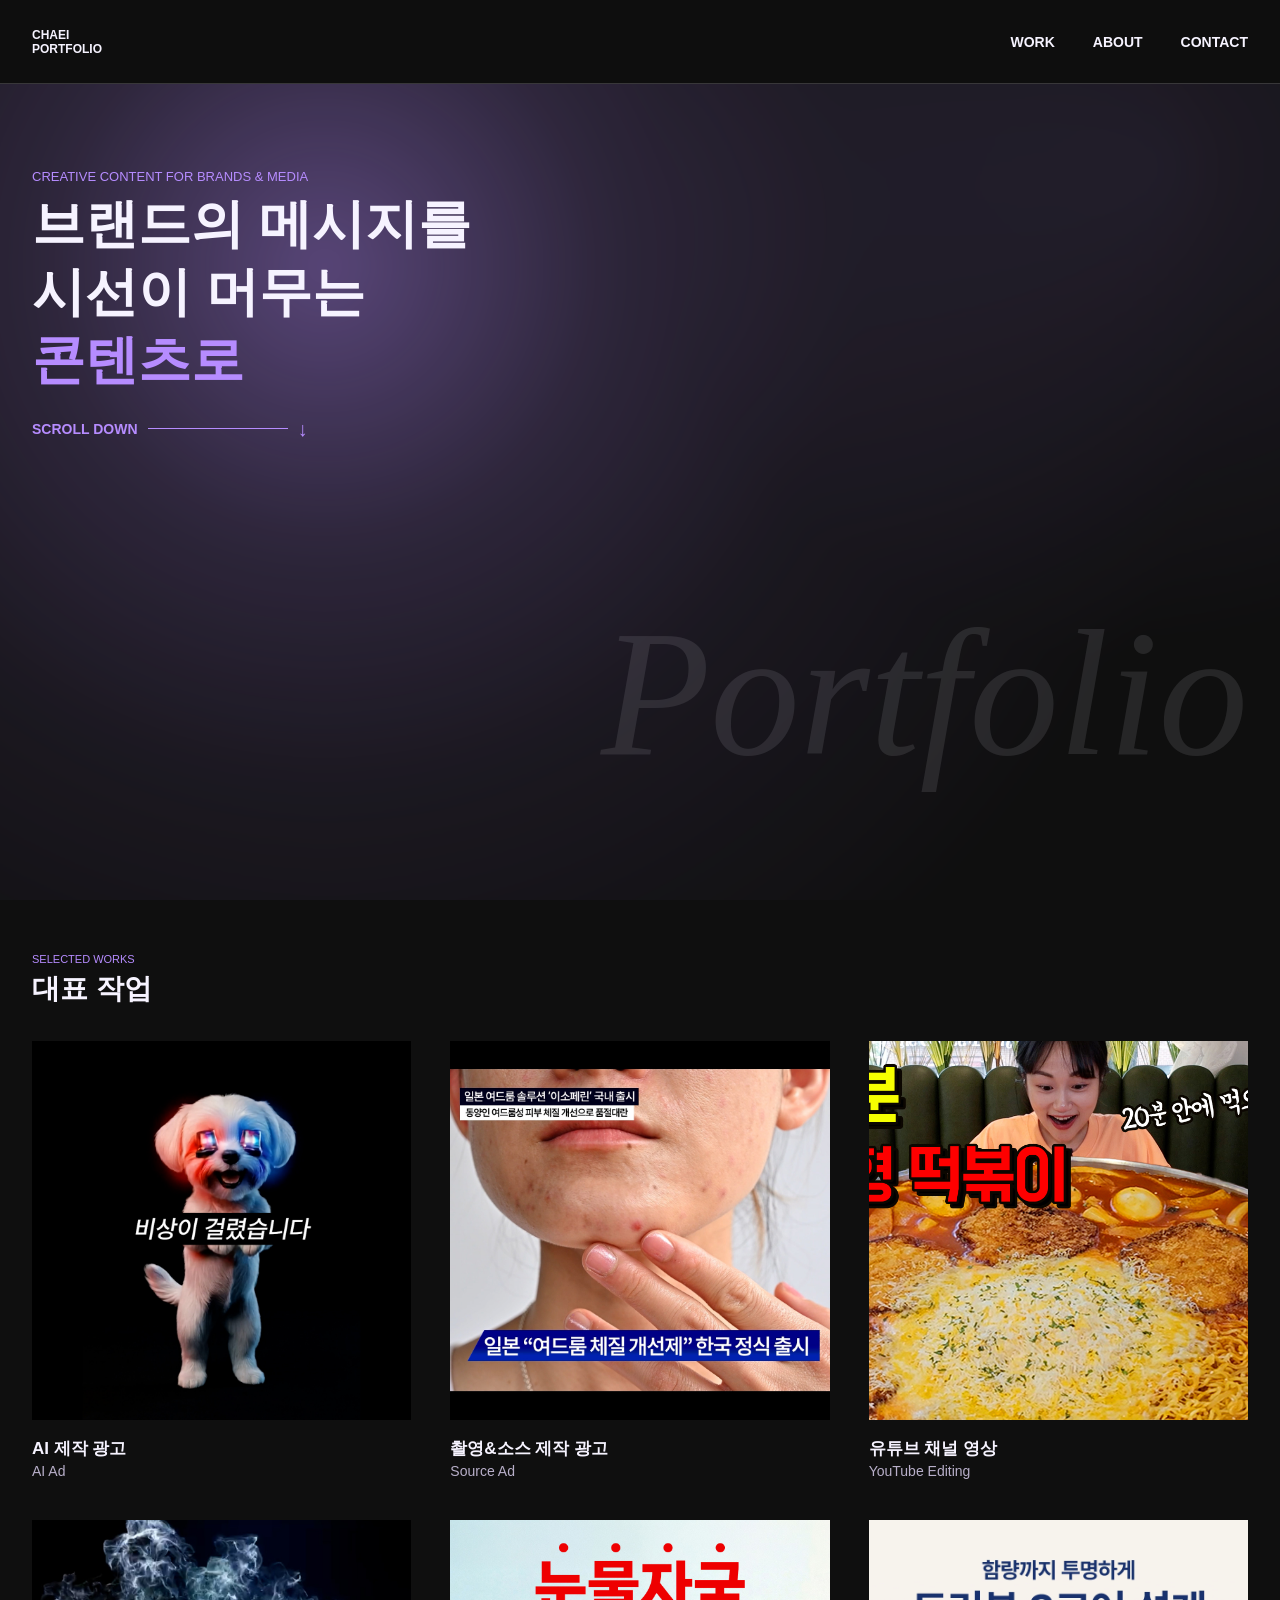
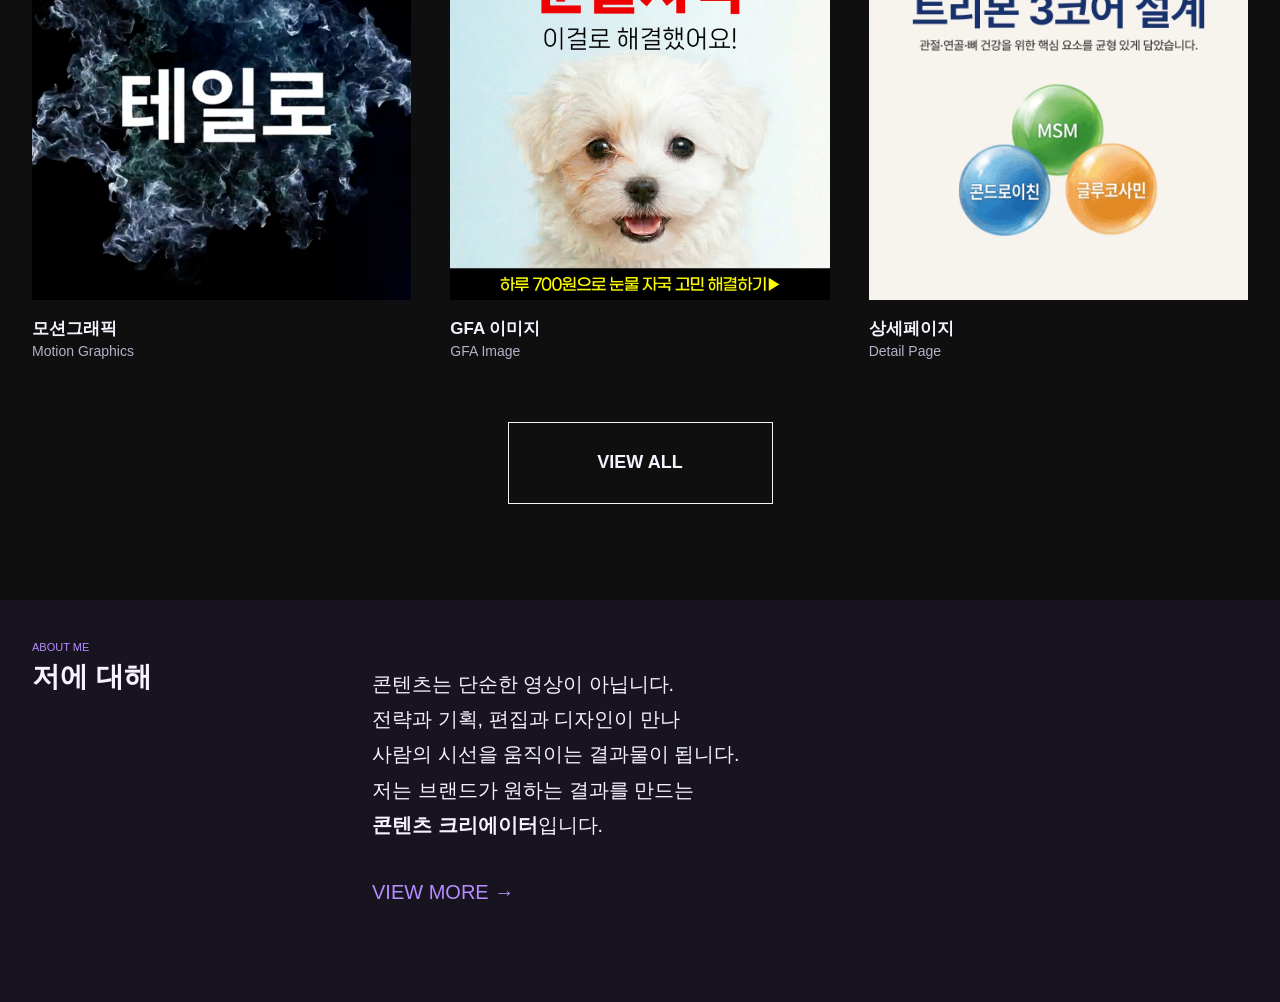
<file: index.html>
<!doctype html>
<html lang="ko">
  <head>
    <meta charset="UTF-8" />
    <meta name="viewport" content="width=device-width, initial-scale=1.0" />
    <meta name="description" content="김채이 포트폴리오" />
    <meta property="og:type" content="website" />
    <meta property="og:title" content="Chaei Portfolio" />
    <meta property="og:description" content="김채이 포트폴리오" />
    <meta property="og:url" content="https://95chae2.github.io/portfolio-site/" />
    <meta property="og:image" content="https://95chae2.github.io/portfolio-site/images/share-card-v4.png" />
    <meta property="og:image:url" content="https://95chae2.github.io/portfolio-site/images/share-card-v4.png" />
    <meta property="og:image:secure_url" content="https://95chae2.github.io/portfolio-site/images/share-card-v4.png" />
    <meta property="og:image:type" content="image/png" />
    <meta property="og:image:width" content="800" />
    <meta property="og:image:height" content="400" />
    <meta name="twitter:card" content="summary_large_image" />
    <meta name="twitter:title" content="Chaei Portfolio" />
    <meta name="twitter:description" content="김채이 포트폴리오" />
    <meta name="twitter:image" content="https://95chae2.github.io/portfolio-site/images/share-card-v4.png" />
    <title>Chaei Portfolio</title>
    <link rel="stylesheet" href="styles.css" />
    <script src="script.js" defer></script>
<script type="text/javascript">
    (function(c,l,a,r,i,t,y){
        c[a]=c[a]||function(){(c[a].q=c[a].q||[]).push(arguments)};
        t=l.createElement(r);t.async=1;t.src="https://www.clarity.ms/tag/"+i;
        y=l.getElementsByTagName(r)[0];y.parentNode.insertBefore(t,y);
    })(window, document, "clarity", "script", "xn4gxzs4u4");
</script>
  </head>
  <body>
    <header class="site-header">
      <a class="brand" href="index.html" aria-label="Chaei Portfolio home">CHAEI PORTFOLIO</a>
      <nav aria-label="Main navigation">
        <a href="work.html">WORK</a>
        <a href="about.html">ABOUT</a>
        <a href="contact.html">CONTACT</a>
      </nav>
    </header>

    <main id="top">
      <section class="hero" aria-labelledby="hero-title">
        <div class="hero-copy">
          <p>CREATIVE CONTENT FOR BRANDS &amp; MEDIA</p>
          <h1 id="hero-title">
            <span class="hero-line">브랜드의 메시지를</span>
            <span class="hero-line">시선이 머무는</span>
            <span class="hero-line hero-accent-line">콘텐츠로</span>
          </h1>
          <a class="scroll-cue" href="#work">
            <span>SCROLL DOWN</span>
            <i aria-hidden="true"></i>
            <b aria-hidden="true">↓</b>
          </a>
        </div>
        <span class="hero-rail-label" aria-hidden="true">CHAEI PORTFOLIO</span>
        <strong class="portfolio-wordmark" aria-hidden="true">Portfolio</strong>
      </section>

      <section class="selected-work" id="work" aria-labelledby="selected-title">
        <div class="section-heading">
          <p>SELECTED WORKS</p>
          <h2 id="selected-title">대표 작업</h2>
        </div>

        <div class="selected-grid">
          <a class="selected-card" href="work.html#viral-ai">
            <div class="work-art viral selected-media" aria-hidden="true">
              <img src="images/home-ai.jpg" alt="" />
            </div>
            <h3>AI 제작 광고</h3>
            <p>AI Ad</p>
          </a>
          <a class="selected-card" href="work.html#viral-source">
            <div class="work-art viral selected-media" aria-hidden="true">
              <img src="images/home-source.jpg" alt="" />
            </div>
            <h3>촬영&소스 제작 광고</h3>
            <p>Source Ad</p>
          </a>
          <a class="selected-card" href="work.html#youtube">
            <div class="work-art youtube selected-media" aria-hidden="true">
              <img src="images/youtube-01.jpg" alt="" />
            </div>
            <h3>유튜브 채널 영상</h3>
            <p>YouTube Editing</p>
          </a>
          <a class="selected-card" href="work.html#motion">
            <div class="work-art motion selected-media" aria-hidden="true">
              <img src="images/home-motion.jpg" alt="" />
            </div>
            <h3>모션그래픽</h3>
            <p>Motion Graphics</p>
          </a>
          <a class="selected-card" href="work.html#gfa">
            <div class="work-art gfa selected-media" aria-hidden="true">
              <img src="images/gfa-01.jpg" alt="" />
            </div>
            <h3>GFA 이미지</h3>
            <p>GFA Image</p>
          </a>
          <a class="selected-card" href="work.html#detail">
            <div class="work-art detail selected-media" aria-hidden="true">
              <img src="images/detail-page-02.gif" alt="" />
            </div>
            <h3>상세페이지</h3>
            <p>Detail Page</p>
          </a>
        </div>

        <a class="view-all" href="work.html">VIEW ALL</a>
      </section>

      <section class="about" id="about" aria-labelledby="about-title">
        <div class="about-inner">
          <div class="section-heading">
            <p>ABOUT ME</p>
            <h2 id="about-title">저에 대해</h2>
          </div>
          <div class="about-copy">
            <p>
              콘텐츠는 단순한 영상이 아닙니다.<br />
              전략과 기획, 편집과 디자인이 만나<br />
              사람의 시선을 움직이는 결과물이 됩니다.<br />
              저는 브랜드가 원하는 결과를 만드는<br />
              <span>콘텐츠 크리에이터</span>입니다.
            </p>
            <a href="about.html">VIEW MORE →</a>
          </div>
        </div>
      </section>

    </main>
  </body>
</html>
</file>
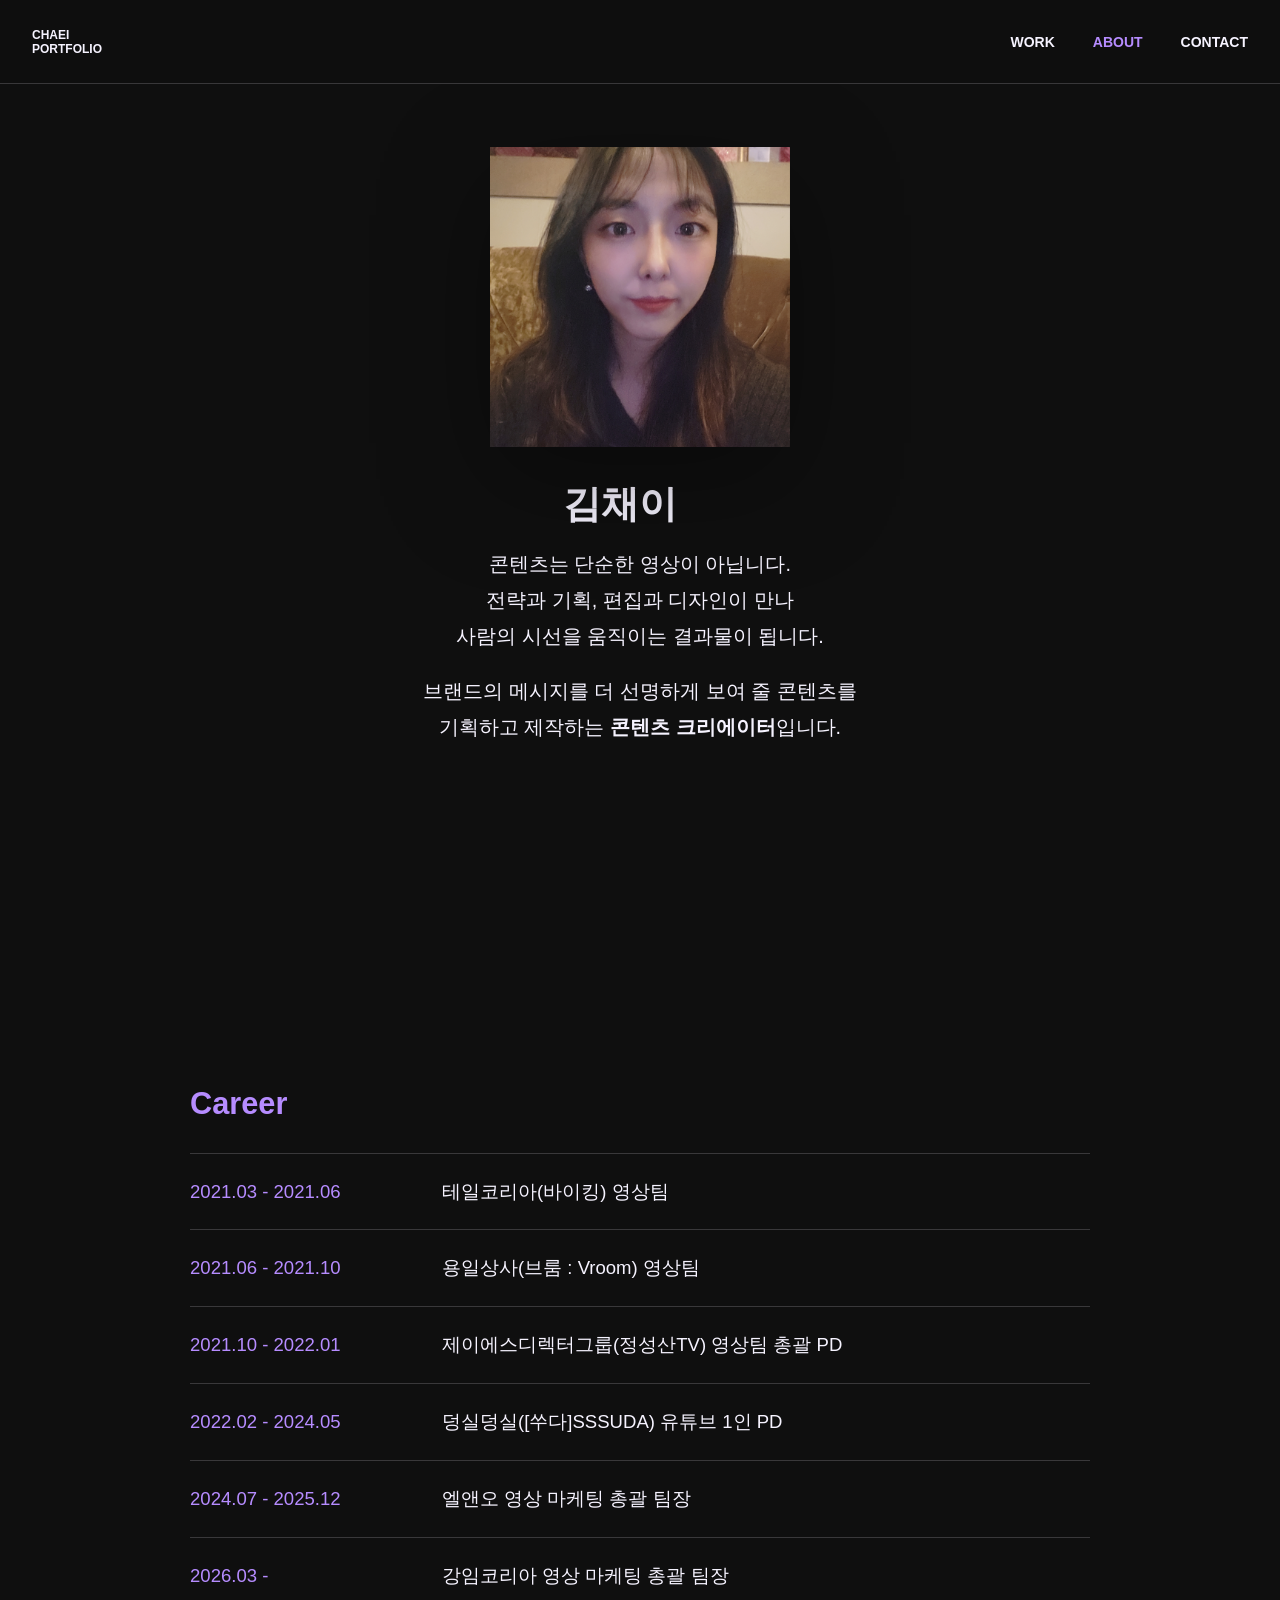
<file: about.html>
<!doctype html>
<html lang="ko">
  <head>
    <meta charset="UTF-8" />
    <meta name="viewport" content="width=device-width, initial-scale=1.0" />
    <title>About Chaei</title>
    <link rel="stylesheet" href="styles.css" /><script type="text/javascript">
    (function(c,l,a,r,i,t,y){
        c[a]=c[a]||function(){(c[a].q=c[a].q||[]).push(arguments)};
        t=l.createElement(r);t.async=1;t.src="https://www.clarity.ms/tag/"+i;
        y=l.getElementsByTagName(r)[0];y.parentNode.insertBefore(t,y);
    })(window, document, "clarity", "script", "xn4gxzs4u4");
</script>
  </head>
  <body class="detail-page">
    <header class="site-header">
      <a class="brand" href="index.html" aria-label="Chaei Portfolio home">CHAEI PORTFOLIO</a>
      <nav aria-label="Main navigation">
        <a href="work.html">WORK</a>
        <a href="about.html" aria-current="page">ABOUT</a>
        <a href="contact.html">CONTACT</a>
      </nav>
    </header>

    <main>
      <section class="detail-shell about-profile" aria-labelledby="about-profile-title">
        <div class="profile-image" aria-label="프로필 이미지 자리">
          <img src="images/profile.png" alt="김채이 프로필" />
          <span>PROFILE</span>
        </div>

        <div class="profile-copy">
          <h1 id="about-profile-title">김채이</h1>
          <p>
            콘텐츠는 단순한 영상이 아닙니다.<br />
            전략과 기획, 편집과 디자인이 만나<br />
            사람의 시선을 움직이는 결과물이 됩니다.
          </p>
          <p>
            브랜드의 메시지를 더 선명하게 보여 줄 콘텐츠를<br />
            기획하고 제작하는 <strong>콘텐츠 크리에이터</strong>입니다.
          </p>
        </div>

        <section class="career" aria-labelledby="career-title">
          <h2 id="career-title">Career</h2>
          <ol>
            <li>
              <time>2021.03 - 2021.06</time>
              <span>테일코리아(바이킹) 영상팀</span>
            </li>
            <li>
              <time>2021.06 - 2021.10</time>
              <span>용일상사(브룸 : Vroom) 영상팀</span>
            </li>
            <li>
              <time>2021.10 - 2022.01</time>
              <span>제이에스디렉터그룹(정성산TV) 영상팀 총괄 PD</span>
            </li>
            <li>
              <time>2022.02 - 2024.05</time>
              <span>덩실덩실([쑤다]SSSUDA) 유튜브 1인 PD</span>
            </li>
            <li>
              <time>2024.07 - 2025.12</time>
              <span>엘앤오 영상 마케팅 총괄 팀장</span>
            </li>
            <li>
              <time>2026.03 -</time>
              <span>강임코리아 영상 마케팅 총괄 팀장</span>
            </li>
          </ol>
        </section>
      </section>
    </main>
  </body>
</html>
</file>
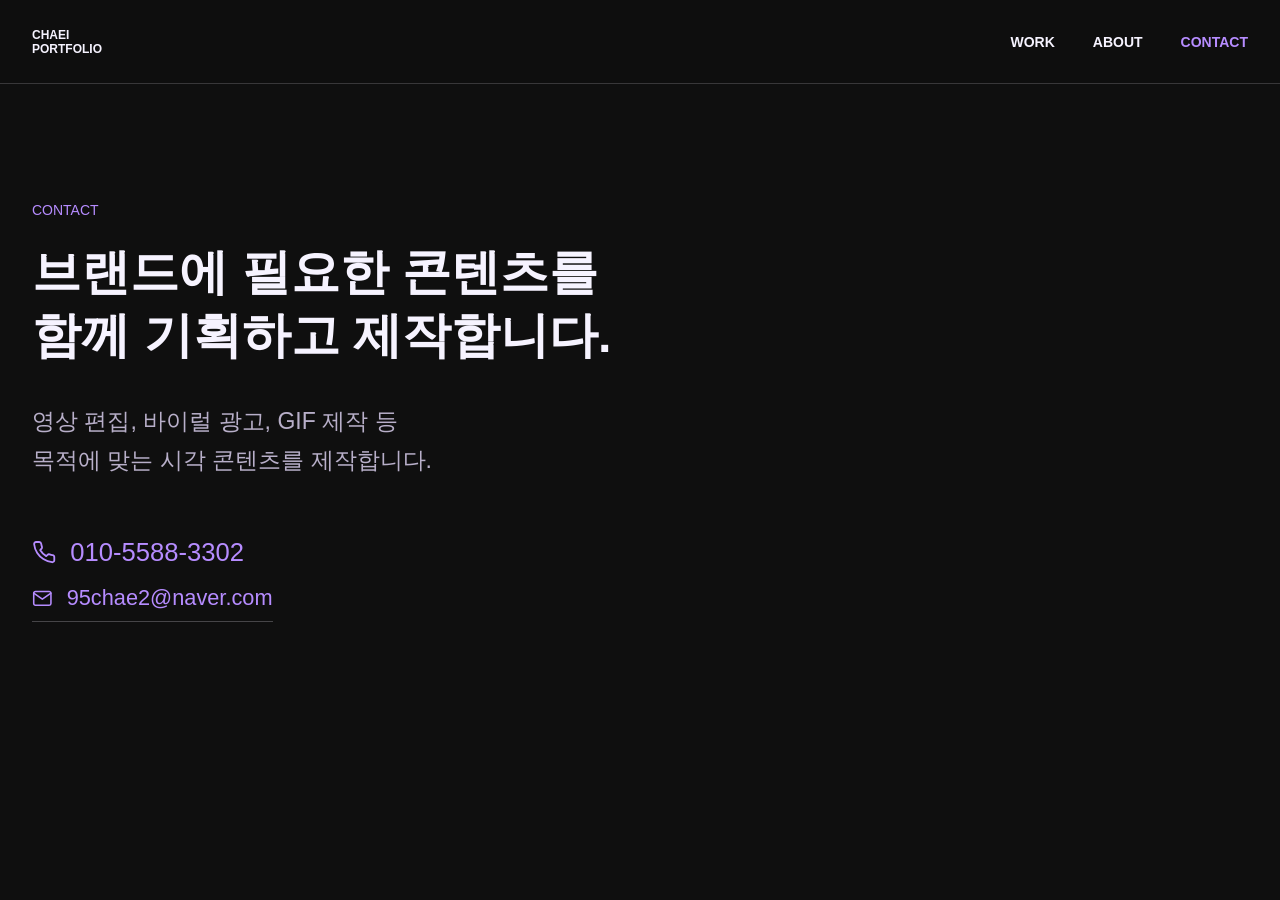
<file: contact.html>
<!doctype html>
<html lang="ko">
  <head>
    <meta charset="UTF-8" />
    <meta name="viewport" content="width=device-width, initial-scale=1.0" />
    <title>Contact Chaei</title>
    <link rel="stylesheet" href="styles.css" />
    <script type="text/javascript">
    (function(c,l,a,r,i,t,y){
        c[a]=c[a]||function(){(c[a].q=c[a].q||[]).push(arguments)};
        t=l.createElement(r);t.async=1;t.src="https://www.clarity.ms/tag/"+i;
        y=l.getElementsByTagName(r)[0];y.parentNode.insertBefore(t,y);
    })(window, document, "clarity", "script", "xn4gxzs4u4");
</script>
  </head>
  <body class="detail-page">
    <header class="site-header">
      <a class="brand" href="index.html" aria-label="Chaei Portfolio home">CHAEI PORTFOLIO</a>
      <nav aria-label="Main navigation">
        <a href="work.html">WORK</a>
        <a href="about.html">ABOUT</a>
        <a href="contact.html" aria-current="page">CONTACT</a>
      </nav>
    </header>

    <main>
      <section class="detail-shell contact-detail" aria-labelledby="contact-title">
        <p class="detail-kicker">CONTACT</p>
        <h1 id="contact-title">브랜드에 필요한 콘텐츠를<br />함께 기획하고 제작합니다.</h1>
        <p class="contact-message">
          영상 편집, 바이럴 광고, GIF 제작 등<br />
          목적에 맞는 시각 콘텐츠를 제작합니다.
        </p>
        <div class="contact-links">
          <a class="contact-phone" href="tel:01055883302">
            <svg class="contact-icon" viewBox="0 0 24 24" aria-hidden="true">
              <path d="M22 16.92v3a2 2 0 0 1-2.18 2 19.79 19.79 0 0 1-8.63-3.07 19.5 19.5 0 0 1-6-6A19.79 19.79 0 0 1 2.12 4.18 2 2 0 0 1 4.11 2h3a2 2 0 0 1 2 1.72c.12.96.35 1.9.68 2.81a2 2 0 0 1-.45 2.11L8.07 9.91a16 16 0 0 0 6 6l1.27-1.27a2 2 0 0 1 2.11-.45c.91.33 1.85.56 2.81.68A2 2 0 0 1 22 16.92Z" />
            </svg>
            <span>010-5588-3302</span>
          </a>
          <a class="contact-mail" href="mailto:95chae2@naver.com">
            <svg class="contact-icon" viewBox="0 0 24 24" aria-hidden="true">
              <path d="M4 4h16a2 2 0 0 1 2 2v12a2 2 0 0 1-2 2H4a2 2 0 0 1-2-2V6a2 2 0 0 1 2-2Z" />
              <path d="m22 6-10 7L2 6" />
            </svg>
            <span>95chae2@naver.com</span>
          </a>
        </div>
      </section>
    </main>
  </body>
</html>
</file>
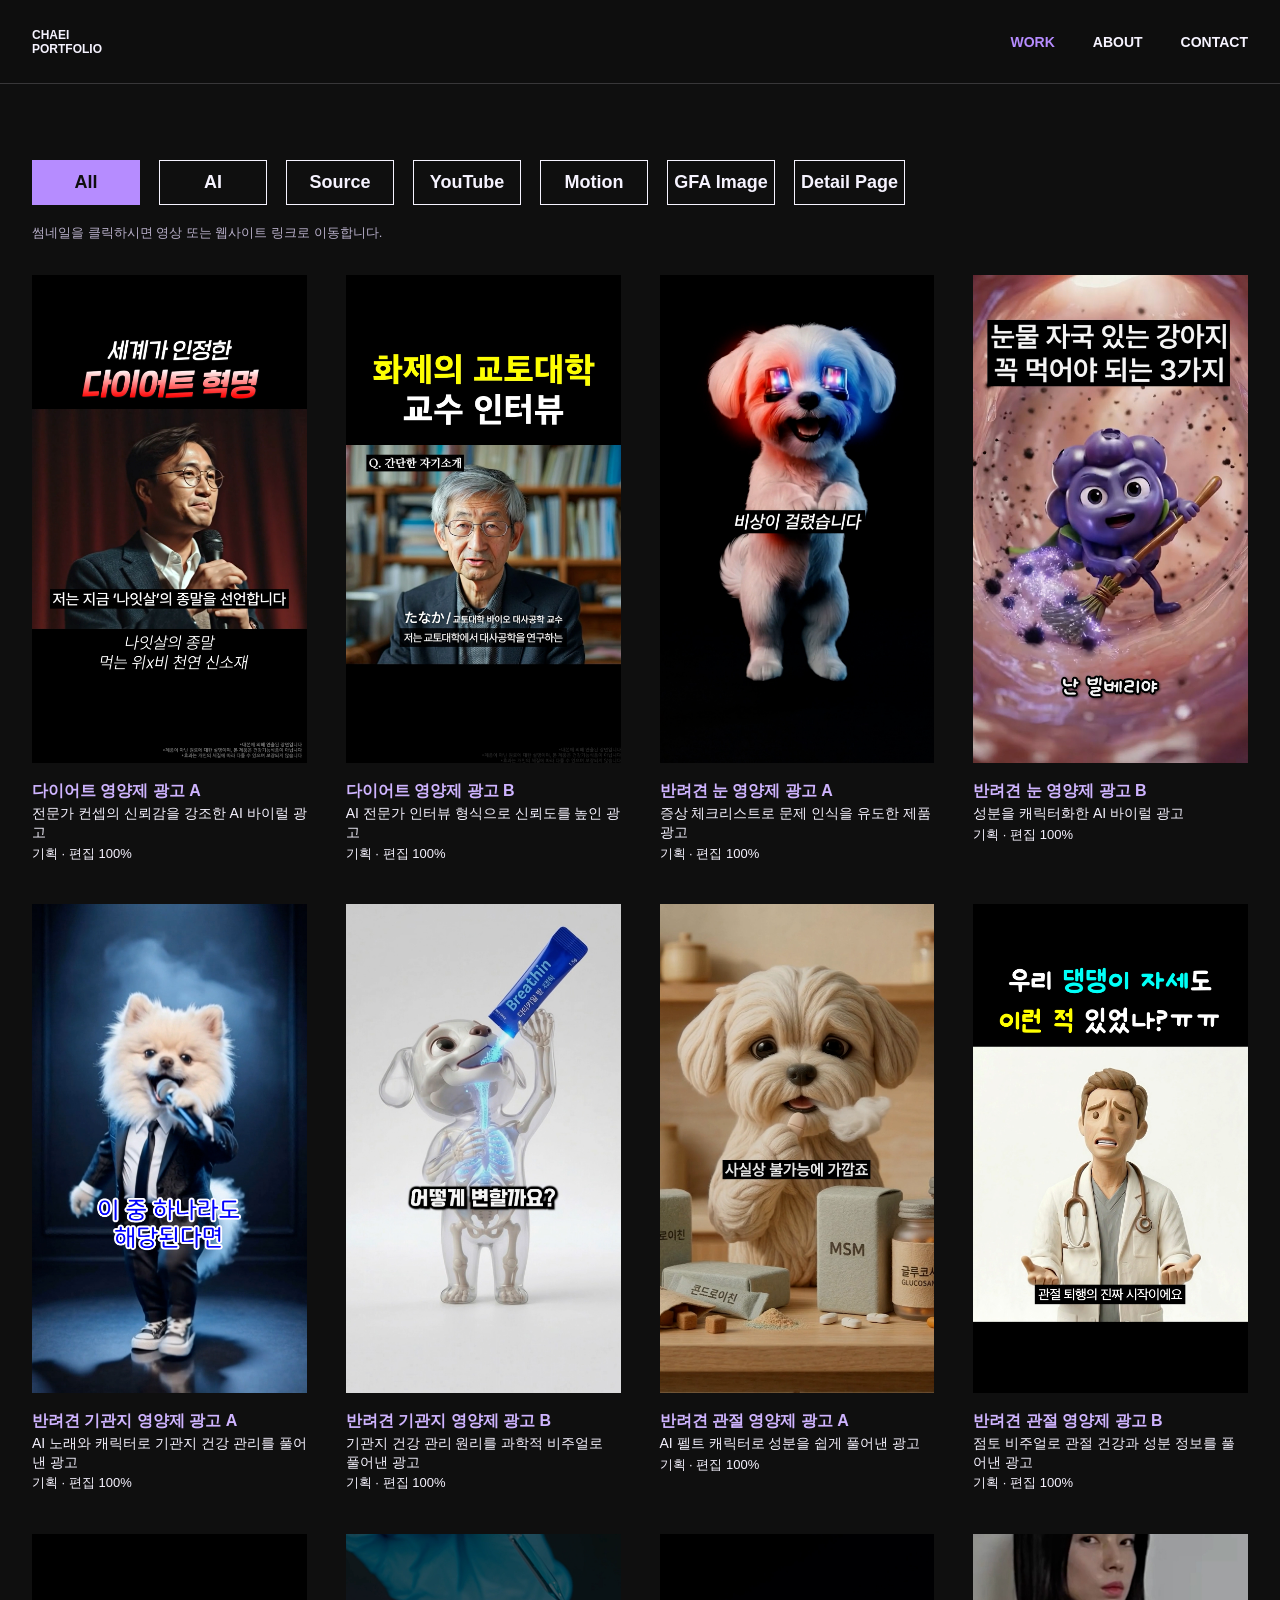
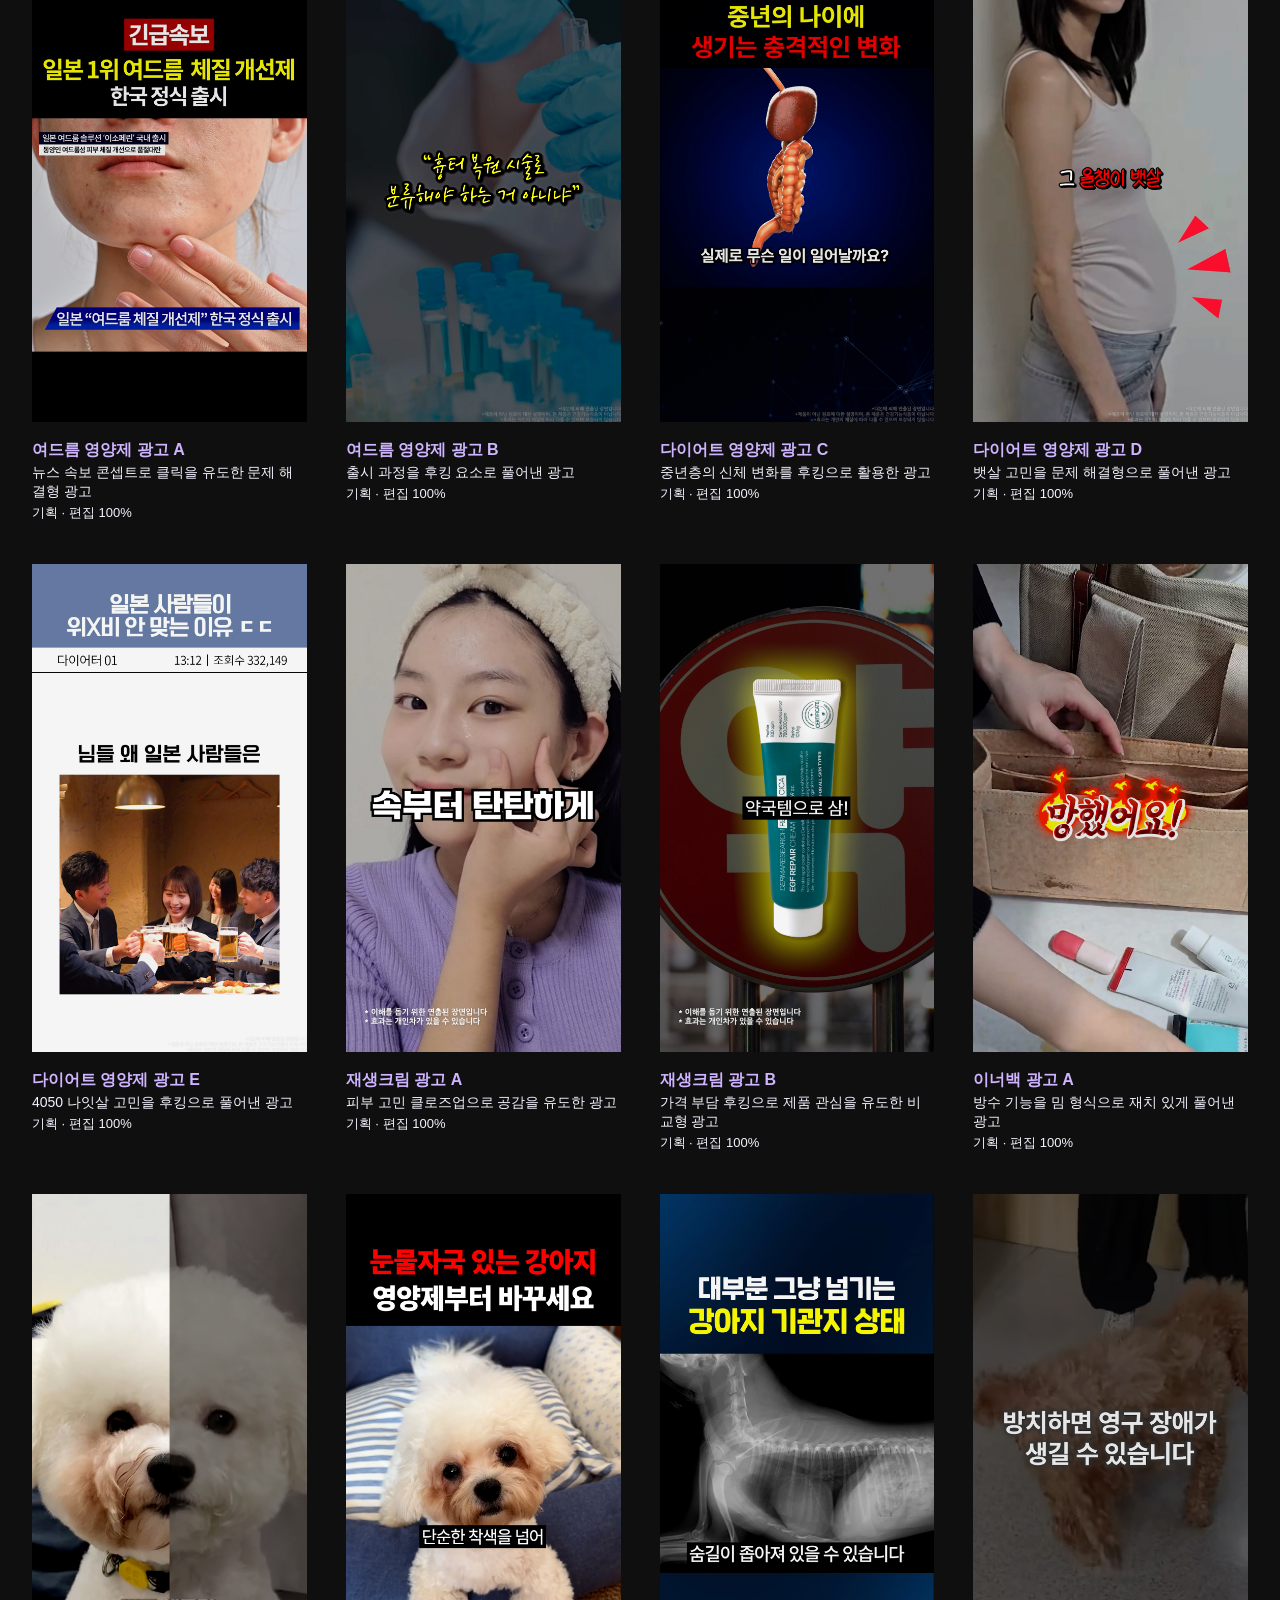
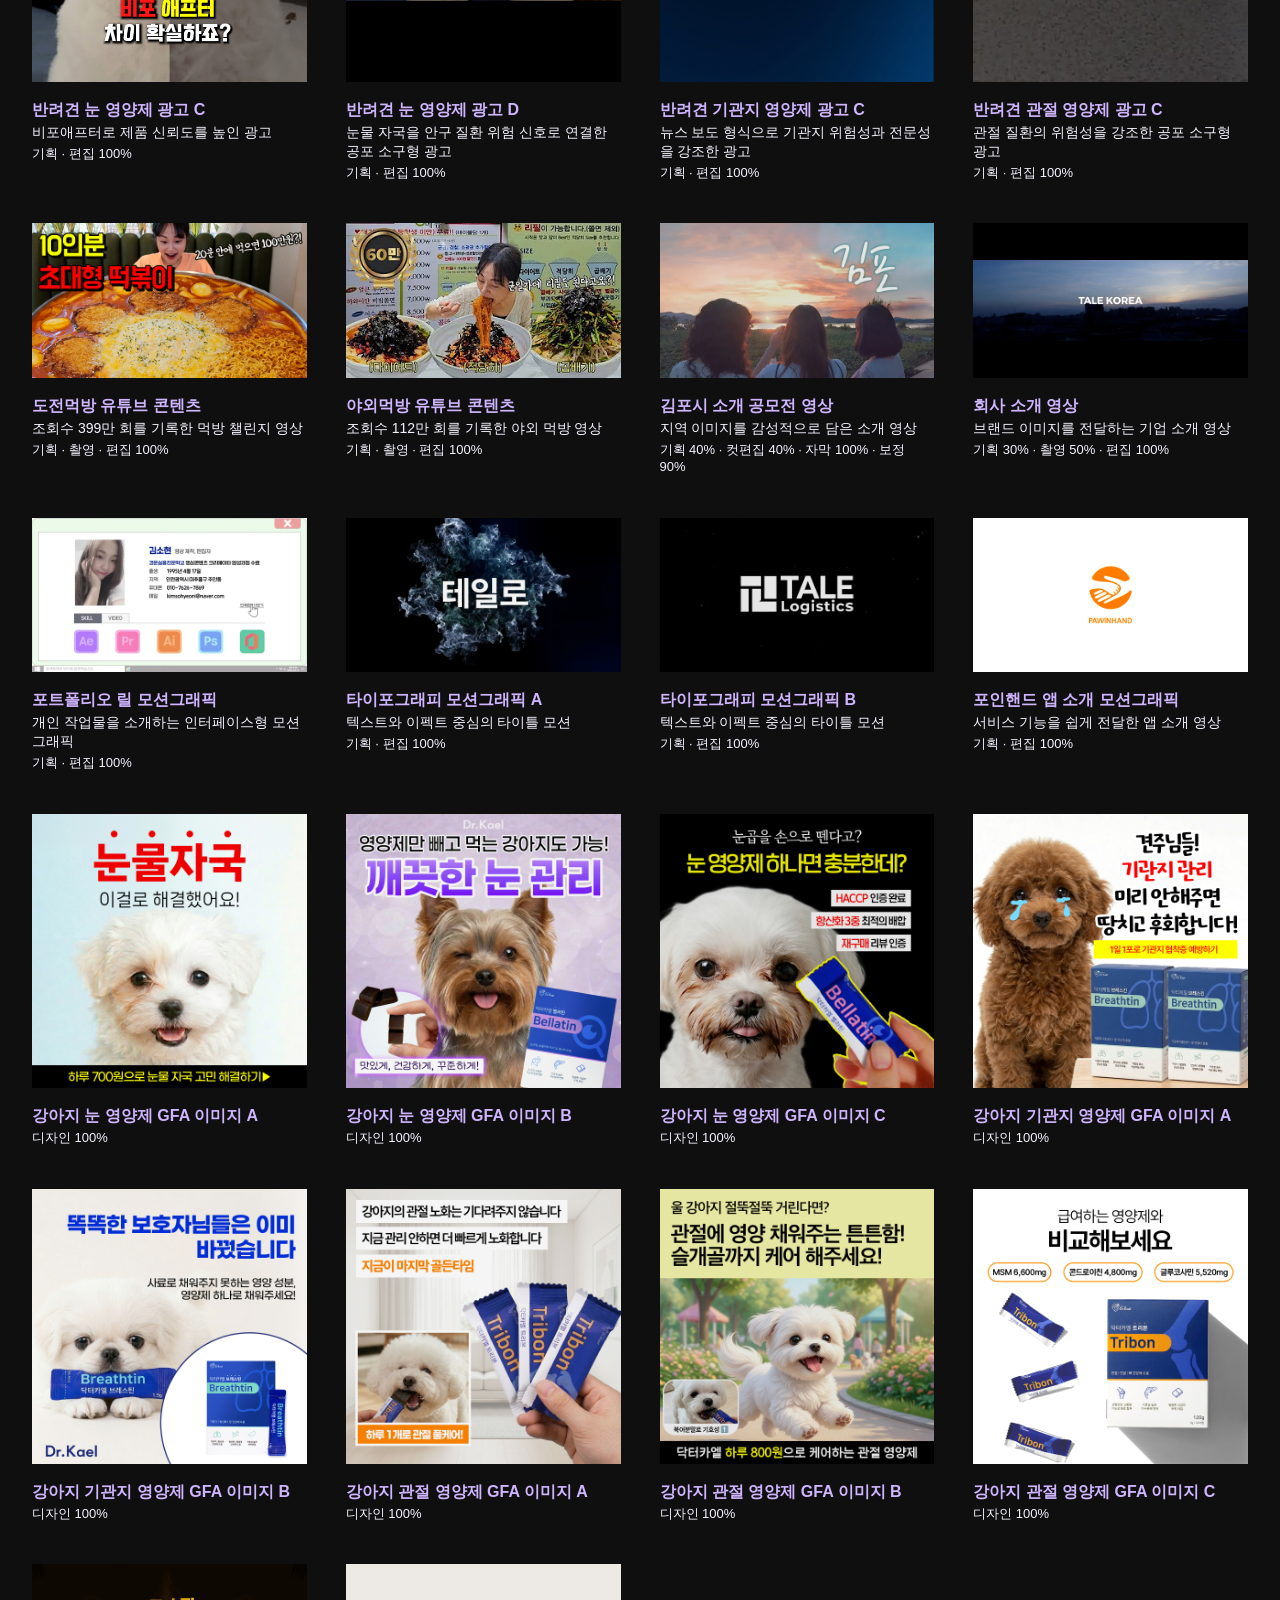
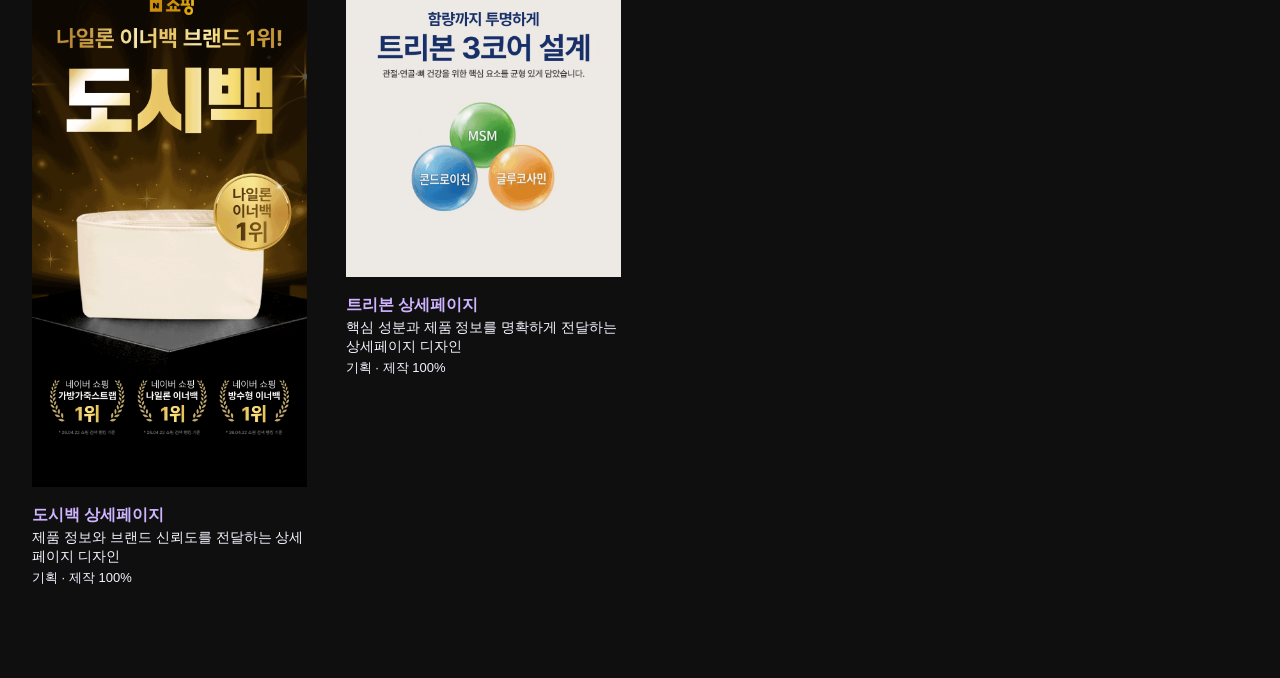
<file: work.html>
<!doctype html>
<html lang="ko">
  <head>
    <meta charset="UTF-8" />
    <meta name="viewport" content="width=device-width, initial-scale=1.0" />
    <title>Chaei Portfolio Work</title>
    <link rel="stylesheet" href="styles.css" />
    <script src="script.js" defer></script>
    <script type="text/javascript">
    (function(c,l,a,r,i,t,y){
        c[a]=c[a]||function(){(c[a].q=c[a].q||[]).push(arguments)};
        t=l.createElement(r);t.async=1;t.src="https://www.clarity.ms/tag/"+i;
        y=l.getElementsByTagName(r)[0];y.parentNode.insertBefore(t,y);
    })(window, document, "clarity", "script", "xn4gxzs4u4");
</script>
  </head>
  <body class="work-page">
    <header class="site-header">
      <a class="brand" href="index.html" aria-label="Chaei Portfolio home">CHAEI PORTFOLIO</a>
      <nav aria-label="Main navigation">
        <a href="work.html" aria-current="page">WORK</a>
        <a href="about.html">ABOUT</a>
        <a href="contact.html">CONTACT</a>
      </nav>
    </header>

    <main>
      <section class="gallery" aria-label="All work">
        <div class="gallery-controls" role="toolbar" aria-label="Work filters">
          <button class="is-active" type="button" data-filter="all">All</button>
          <button type="button" data-filter="viral-ai">AI</button>
          <button type="button" data-filter="viral-source">Source</button>
          <button type="button" data-filter="youtube">YouTube</button>
          <button type="button" data-filter="motion">Motion</button>
          <button type="button" data-filter="gfa">GFA Image</button>
          <button type="button" data-filter="detail">Detail Page</button>
        </div>
        <p class="gallery-note">썸네일을 클릭하시면 영상 또는 웹사이트 링크로 이동합니다.</p>

        <div class="gallery-grid">
          <article class="gallery-item" data-kind="viral-ai" data-youtube="NdLwr9syHpM">
            <div class="work-art viral variant-d" aria-hidden="true"><img src="images/viral-ad-01.jpg" alt="" /></div>
            <h2>다이어트 영양제 광고 A</h2>
            <p>전문가 컨셉의 신뢰감을 강조한 AI 바이럴 광고</p>
            <p class="work-credit">기획 · 편집 100%</p>
          </article>
          <article class="gallery-item" data-kind="viral-ai" data-youtube="GTU80qeA5kA">
            <div class="work-art viral variant-a" aria-hidden="true"><img src="images/viral-ad-02.jpg" alt="" /></div>
            <h2>다이어트 영양제 광고 B</h2>
            <p>AI 전문가 인터뷰 형식으로 신뢰도를 높인 광고</p>
            <p class="work-credit">기획 · 편집 100%</p>
          </article>
          <article class="gallery-item" data-kind="viral-ai" data-youtube="bZrVwDNqlrU">
            <div class="work-art viral variant-a" aria-hidden="true"><img src="images/viral-ad-03.jpg" alt="" /></div>
            <h2>반려견 눈 영양제 광고 A</h2>
            <p>증상 체크리스트로 문제 인식을 유도한 제품 광고</p>
            <p class="work-credit">기획 · 편집 100%</p>
          </article>
          <article class="gallery-item" data-kind="viral-ai" data-youtube="xCI7QsX1OdE">
            <div class="work-art viral variant-b" aria-hidden="true"><img src="images/viral-ad-04.jpg" alt="" /></div>
            <h2>반려견 눈 영양제 광고 B</h2>
            <p>성분을 캐릭터화한 AI 바이럴 광고</p>
            <p class="work-credit">기획 · 편집 100%</p>
          </article>
          <article class="gallery-item" data-kind="viral-ai" data-youtube="0fklaugfqb4">
            <div class="work-art viral variant-a" aria-hidden="true"><img src="images/viral-ad-05.jpg" alt="" /></div>
            <h2>반려견 기관지 영양제 광고 A</h2>
            <p>AI 노래와 캐릭터로 기관지 건강 관리를 풀어낸 광고</p>
            <p class="work-credit">기획 · 편집 100%</p>
          </article>
          <article class="gallery-item" data-kind="viral-ai" data-youtube="pkFQfrPVLE0">
            <div class="work-art viral variant-b" aria-hidden="true"><img src="images/viral-ad-06.jpg" alt="" /></div>
            <h2>반려견 기관지 영양제 광고 B</h2>
            <p>기관지 건강 관리 원리를 과학적 비주얼로 풀어낸 광고</p>
            <p class="work-credit">기획 · 편집 100%</p>
          </article>
          <article class="gallery-item" data-kind="viral-ai" data-youtube="-8VsoyUVf2s">
            <div class="work-art viral variant-c" aria-hidden="true"><img src="images/viral-ad-07.jpg" alt="" /></div>
            <h2>반려견 관절 영양제 광고 A</h2>
            <p>AI 펠트 캐릭터로 성분을 쉽게 풀어낸 광고</p>
            <p class="work-credit">기획 · 편집 100%</p>
          </article>
          <article class="gallery-item" data-kind="viral-ai" data-youtube="h3bPa_vJntk">
            <div class="work-art viral variant-d" aria-hidden="true"><img src="images/viral-ad-08.jpg" alt="" /></div>
            <h2>반려견 관절 영양제 광고 B</h2>
            <p>점토 비주얼로 관절 건강과 성분 정보를 풀어낸 광고</p>
            <p class="work-credit">기획 · 편집 100%</p>
          </article>
          <article class="gallery-item" data-kind="viral-source" data-youtube="K6i3OBgnRpE">
            <div class="work-art viral variant-c" aria-hidden="true"><img src="images/viral-source-01.jpg" alt="" /></div>
            <h2>여드름 영양제 광고 A</h2>
            <p>뉴스 속보 콘셉트로 클릭을 유도한 문제 해결형 광고</p>
            <p class="work-credit">기획 · 편집 100%</p>
          </article>
          <article class="gallery-item" data-kind="viral-source" data-youtube="XE9LVdon7Qg">
            <div class="work-art viral variant-d" aria-hidden="true"><img src="images/viral-source-02.jpg" alt="" /></div>
            <h2>여드름 영양제 광고 B</h2>
            <p>출시 과정을 후킹 요소로 풀어낸 광고</p>
            <p class="work-credit">기획 · 편집 100%</p>
          </article>
          <article class="gallery-item" data-kind="viral-source" data-youtube="ZJKpYGwkXbc">
            <div class="work-art viral variant-c" aria-hidden="true"><img src="images/viral-source-03.jpg" alt="" /></div>
            <h2>다이어트 영양제 광고 C</h2>
            <p>중년층의 신체 변화를 후킹으로 활용한 광고</p>
            <p class="work-credit">기획 · 편집 100%</p>
          </article>
          <article class="gallery-item" data-kind="viral-source" data-youtube="FZVOFFTYTEE">
            <div class="work-art viral variant-a" aria-hidden="true"><img src="images/viral-source-04.jpg" alt="" /></div>
            <h2>다이어트 영양제 광고 D</h2>
            <p>뱃살 고민을 문제 해결형으로 풀어낸 광고</p>
            <p class="work-credit">기획 · 편집 100%</p>
          </article>
          <article class="gallery-item" data-kind="viral-source" data-youtube="wuBrAUnNeh8">
            <div class="work-art viral variant-b" aria-hidden="true"><img src="images/viral-source-05.jpg" alt="" /></div>
            <h2>다이어트 영양제 광고 E</h2>
            <p>4050 나잇살 고민을 후킹으로 풀어낸 광고</p>
            <p class="work-credit">기획 · 편집 100%</p>
          </article>
          <article class="gallery-item" data-kind="viral-source" data-youtube="IuxXXKHW1Uo">
            <div class="work-art viral variant-a" aria-hidden="true"><img src="images/viral-source-06.jpg" alt="" /></div>
            <h2>재생크림 광고 A</h2>
            <p>피부 고민 클로즈업으로 공감을 유도한 광고</p>
            <p class="work-credit">기획 · 편집 100%</p>
          </article>
          <article class="gallery-item" data-kind="viral-source" data-youtube="sQkfFEUmacI">
            <div class="work-art viral variant-b" aria-hidden="true"><img src="images/viral-source-07.jpg" alt="" /></div>
            <h2>재생크림 광고 B</h2>
            <p>가격 부담 후킹으로 제품 관심을 유도한 비교형 광고</p>
            <p class="work-credit">기획 · 편집 100%</p>
          </article>
          <article class="gallery-item" data-kind="viral-source" data-youtube="J_jq1kndFDI">
            <div class="work-art viral variant-c" aria-hidden="true"><img src="images/viral-source-08.jpg" alt="" /></div>
            <h2>이너백 광고 A</h2>
            <p>방수 기능을 밈 형식으로 재치 있게 풀어낸 광고</p>
            <p class="work-credit">기획 · 편집 100%</p>
          </article>
          <article class="gallery-item" data-kind="viral-source" data-youtube="YlbFNRYFjnc">
            <div class="work-art viral variant-d" aria-hidden="true"><img src="images/viral-source-09.jpg" alt="" /></div>
            <h2>반려견 눈 영양제 광고 C</h2>
            <p>비포애프터로 제품 신뢰도를 높인 광고</p>
            <p class="work-credit">기획 · 편집 100%</p>
          </article>
          <article class="gallery-item" data-kind="viral-source" data-youtube="0MILJx7Um50">
            <div class="work-art viral variant-a" aria-hidden="true"><img src="images/viral-source-10.jpg" alt="" /></div>
            <h2>반려견 눈 영양제 광고 D</h2>
            <p>눈물 자국을 안구 질환 위험 신호로 연결한 공포 소구형 광고</p>
            <p class="work-credit">기획 · 편집 100%</p>
          </article>
          <article class="gallery-item" data-kind="viral-source" data-youtube="3QLLtCQsZto">
            <div class="work-art viral variant-b" aria-hidden="true"><img src="images/viral-source-11.jpg" alt="" /></div>
            <h2>반려견 기관지 영양제 광고 C</h2>
            <p>뉴스 보도 형식으로 기관지 위험성과 전문성을 강조한 광고</p>
            <p class="work-credit">기획 · 편집 100%</p>
          </article>
          <article class="gallery-item" data-kind="viral-source" data-youtube="StD06UULFSI">
            <div class="work-art viral variant-c" aria-hidden="true"><img src="images/viral-source-12.jpg" alt="" /></div>
            <h2>반려견 관절 영양제 광고 C</h2>
            <p>관절 질환의 위험성을 강조한 공포 소구형 광고</p>
            <p class="work-credit">기획 · 편집 100%</p>
          </article>

          <article class="gallery-item" data-kind="youtube" data-youtube="4-mmoQrQEmY">
            <div class="work-art youtube variant-a" aria-hidden="true"><img src="images/youtube-01.jpg" alt="" /></div>
            <h2>도전먹방 유튜브 콘텐츠</h2>
            <p>조회수 399만 회를 기록한 먹방 챌린지 영상</p>
            <p class="work-credit">기획 · 촬영 · 편집 100%</p>
          </article>
          <article class="gallery-item" data-kind="youtube" data-youtube="kNfIaJ_1-Wc">
            <div class="work-art youtube variant-b" aria-hidden="true"><img src="images/youtube-02.jpg" alt="" /></div>
            <h2>야외먹방 유튜브 콘텐츠</h2>
            <p>조회수 112만 회를 기록한 야외 먹방 영상</p>
            <p class="work-credit">기획 · 촬영 · 편집 100%</p>
          </article>
          <article class="gallery-item" data-kind="youtube" data-youtube="73ckHC2cr4k">
            <div class="work-art youtube variant-c" aria-hidden="true"><img src="images/youtube-03.jpg" alt="" /></div>
            <h2>김포시 소개 공모전 영상</h2>
            <p>지역 이미지를 감성적으로 담은 소개 영상</p>
            <p class="work-credit">기획 40% · 컷편집 40% · 자막 100% · 보정 90%</p>
          </article>
          <article class="gallery-item" data-kind="youtube" data-youtube="CnNvojvGTPs">
            <div class="work-art youtube variant-d" aria-hidden="true"><img src="images/youtube-04.jpg" alt="" /></div>
            <h2>회사 소개 영상</h2>
            <p>브랜드 이미지를 전달하는 기업 소개 영상</p>
            <p class="work-credit">기획 30% · 촬영 50% · 편집 100%</p>
          </article>

          <article class="gallery-item" data-kind="motion" data-youtube="89cZ0BUwa_8">
            <div class="work-art motion variant-a" aria-hidden="true"><img src="images/motion-01.jpg" alt="" /></div>
            <h2>포트폴리오 릴 모션그래픽</h2>
            <p>개인 작업물을 소개하는 인터페이스형 모션그래픽</p>
            <p class="work-credit">기획 · 편집 100%</p>
          </article>
          <article class="gallery-item" data-kind="motion" data-youtube="dFe1MaHaQL8">
            <div class="work-art motion variant-b" aria-hidden="true"><img src="images/motion-02.jpg" alt="" /></div>
            <h2>타이포그래피 모션그래픽 A</h2>
            <p>텍스트와 이펙트 중심의 타이틀 모션</p>
            <p class="work-credit">기획 · 편집 100%</p>
          </article>
          <article class="gallery-item" data-kind="motion" data-youtube="DisFpWH3Oww">
            <div class="work-art motion variant-c" aria-hidden="true"><img src="images/motion-03.jpg" alt="" /></div>
            <h2>타이포그래피 모션그래픽 B</h2>
            <p>텍스트와 이펙트 중심의 타이틀 모션</p>
            <p class="work-credit">기획 · 편집 100%</p>
          </article>
          <article class="gallery-item" data-kind="motion" data-youtube="-UOOmKsgZlc">
            <div class="work-art motion variant-d" aria-hidden="true"><img src="images/motion-04.jpg" alt="" /></div>
            <h2>포인핸드 앱 소개 모션그래픽</h2>
            <p>서비스 기능을 쉽게 전달한 앱 소개 영상</p>
            <p class="work-credit">기획 · 편집 100%</p>
          </article>

          <a class="gallery-item" data-kind="gfa" href="images/gfa-01.jpg" target="_blank" rel="noopener noreferrer">
            <div class="work-art gfa variant-a" aria-hidden="true"><img src="images/gfa-01.jpg" alt="" /></div>
            <h2>강아지 눈 영양제 GFA 이미지 A</h2>
            <p class="work-credit">디자인 100%</p>
          </a>
          <a class="gallery-item" data-kind="gfa" href="images/gfa-02.jpg" target="_blank" rel="noopener noreferrer">
            <div class="work-art gfa variant-b" aria-hidden="true"><img src="images/gfa-02.jpg" alt="" /></div>
            <h2>강아지 눈 영양제 GFA 이미지 B</h2>
            <p class="work-credit">디자인 100%</p>
          </a>
          <a class="gallery-item" data-kind="gfa" href="images/gfa-03.jpg" target="_blank" rel="noopener noreferrer">
            <div class="work-art gfa variant-c" aria-hidden="true"><img src="images/gfa-03.jpg" alt="" /></div>
            <h2>강아지 눈 영양제 GFA 이미지 C</h2>
            <p class="work-credit">디자인 100%</p>
          </a>
          <a class="gallery-item" data-kind="gfa" href="images/gfa-04.jpg" target="_blank" rel="noopener noreferrer">
            <div class="work-art gfa variant-d" aria-hidden="true"><img src="images/gfa-04.jpg" alt="" /></div>
            <h2>강아지 기관지 영양제 GFA 이미지 A</h2>
            <p class="work-credit">디자인 100%</p>
          </a>
          <a class="gallery-item" data-kind="gfa" href="images/gfa-05.jpg" target="_blank" rel="noopener noreferrer">
            <div class="work-art gfa variant-a" aria-hidden="true"><img src="images/gfa-05.jpg" alt="" /></div>
            <h2>강아지 기관지 영양제 GFA 이미지 B</h2>
            <p class="work-credit">디자인 100%</p>
          </a>
          <a class="gallery-item" data-kind="gfa" href="images/gfa-06.jpg" target="_blank" rel="noopener noreferrer">
            <div class="work-art gfa variant-b" aria-hidden="true"><img src="images/gfa-06.jpg" alt="" /></div>
            <h2>강아지 관절 영양제 GFA 이미지 A</h2>
            <p class="work-credit">디자인 100%</p>
          </a>
          <a class="gallery-item" data-kind="gfa" href="images/gfa-07.jpg" target="_blank" rel="noopener noreferrer">
            <div class="work-art gfa variant-c" aria-hidden="true"><img src="images/gfa-07.jpg" alt="" /></div>
            <h2>강아지 관절 영양제 GFA 이미지 B</h2>
            <p class="work-credit">디자인 100%</p>
          </a>
          <a class="gallery-item" data-kind="gfa" href="images/gfa-08.jpg" target="_blank" rel="noopener noreferrer">
            <div class="work-art gfa variant-d" aria-hidden="true"><img src="images/gfa-08.jpg" alt="" /></div>
            <h2>강아지 관절 영양제 GFA 이미지 C</h2>
            <p class="work-credit">디자인 100%</p>
          </a>

          <a
            class="gallery-item"
            data-kind="detail"
            href="https://friendly-mermaid-9fcd3e.netlify.app/"
            target="_blank"
            rel="noopener noreferrer"
          >
            <div class="work-art detail variant-a" aria-hidden="true"><img src="images/detail-page-01.gif" alt="" /></div>
            <h2>도시백 상세페이지</h2>
            <p>제품 정보와 브랜드 신뢰도를 전달하는 상세페이지 디자인</p>
            <p class="work-credit">기획 · 제작 100%</p>
          </a>
          <a
            class="gallery-item"
            data-kind="detail"
            href="https://boisterous-moxie-4f1999.netlify.app/"
            target="_blank"
            rel="noopener noreferrer"
          >
            <div class="work-art detail variant-b" aria-hidden="true"><img src="images/detail-page-02.gif" alt="" /></div>
            <h2>트리본 상세페이지</h2>
            <p>핵심 성분과 제품 정보를 명확하게 전달하는 상세페이지 디자인</p>
            <p class="work-credit">기획 · 제작 100%</p>
          </a>
        </div>
      </section>
    </main>
  </body>
</html>
</file>
<file: styles.css>
:root {
  color-scheme: dark;
  --ink: #f6f3ff;
  --paper: #0f0f0f;
  --panel: #18141f;
  --line: rgba(246, 243, 255, 0.18);
  --muted: #b8afc9;
  --accent: #b68cff;
  --max: 1238px;
}

* {
  box-sizing: border-box;
}

html {
  scroll-behavior: smooth;
}

body {
  margin: 0;
  background: var(--paper);
  color: var(--ink);
  font-family:
    Pretendard, "Noto Sans KR", Inter, Arial, sans-serif;
  letter-spacing: 0;
}

a,
button {
  color: inherit;
}

a {
  text-decoration: none;
}

button {
  font: inherit;
}

.site-header {
  position: sticky;
  top: 0;
  z-index: 5;
  display: flex;
  align-items: center;
  justify-content: space-between;
  width: min(calc(100% - 64px), var(--max));
  height: 84px;
  margin: 0 auto;
}

.site-header::after {
  position: absolute;
  right: 50%;
  bottom: 0;
  width: 100vw;
  height: 1px;
  background: var(--line);
  transform: translateX(50%);
  content: "";
}

.site-header::before {
  position: absolute;
  z-index: -1;
  top: 0;
  left: 50%;
  width: 100vw;
  height: 100%;
  background: color-mix(in srgb, var(--paper) 92%, transparent);
  backdrop-filter: blur(12px);
  transform: translateX(-50%);
  content: "";
}

.brand {
  width: 90px;
  font-size: 12px;
  font-weight: 700;
  line-height: 1.2;
}

nav {
  display: flex;
  gap: 38px;
  font-size: 14px;
  font-weight: 700;
}

nav a {
  transition: color 180ms ease;
}

nav a:hover,
nav a:focus-visible,
nav a[aria-current="page"] {
  color: var(--accent);
}

main {
  overflow: hidden;
}

.hero,
.selected-work,
.about-inner,
.gallery {
  width: min(calc(100% - 64px), var(--max));
  margin: 0 auto;
}

.hero {
  position: relative;
  isolation: isolate;
  overflow: hidden;
  width: 100%;
  min-height: max(548px, calc(100svh - 84px));
  padding-top: 84px;
  padding-inline: max(32px, calc((100vw - var(--max)) / 2));
  --glow-x: 34%;
  --glow-y: 32%;
}

.hero::before {
  position: absolute;
  z-index: -1;
  pointer-events: none;
  content: "";
  inset: -24%;
  background:
    radial-gradient(
      circle at var(--glow-x) var(--glow-y),
      rgba(182, 140, 255, 0.48) 0,
      rgba(182, 140, 255, 0.2) 18%,
      rgba(182, 140, 255, 0.08) 34%,
      transparent 58%
    ),
    radial-gradient(circle at 76% 24%, rgba(182, 140, 255, 0.11), transparent 28%);
  filter: blur(16px);
  opacity: 0.92;
  transform: scale(1.04);
  transition:
    background-position 220ms ease,
    opacity 360ms ease;
}

.hero-copy,
.hero-rail-label {
  position: relative;
  z-index: 1;
}

.hero-copy {
  width: min(530px, 100%);
}

.hero-copy p {
  margin: 0;
  color: var(--accent);
  font-size: 13px;
  font-weight: 300;
  line-height: 1.35;
}

.hero h1 {
  margin: 4px 0 0;
  font-size: clamp(40px, 4.15vw, 64px);
  font-weight: 900;
  line-height: 1.28;
}

.hero-line {
  display: block;
  width: fit-content;
  opacity: 0;
  transform: translateY(24px);
  animation: hero-line-rise 1.6s cubic-bezier(0.22, 1, 0.36, 1) forwards;
}

.hero-line:nth-child(2) {
  animation-delay: 320ms;
}

.hero-line:nth-child(3) {
  animation-delay: 640ms;
}

.hero-accent-line {
  color: var(--accent);
}

.scroll-cue {
  display: inline-flex;
  align-items: center;
  gap: 10px;
  margin-top: 25px;
  color: var(--accent);
  font-size: 14px;
  font-weight: 800;
}

.scroll-cue i {
  width: 140px;
  height: 1px;
  background: var(--accent);
}

.scroll-cue b {
  font-size: 20px;
  line-height: 1;
}

.hero-rail-label {
  position: absolute;
  bottom: 22px;
  left: -42px;
  transform: rotate(-90deg);
  transform-origin: left bottom;
  color: rgba(246, 243, 255, 0.38);
  font-size: 11px;
  font-weight: 300;
  line-height: 1;
}

.portfolio-wordmark {
  position: absolute;
  z-index: 0;
  right: max(32px, calc((100vw - var(--max)) / 2));
  bottom: clamp(88px, 14vh, 154px);
  color: rgba(246, 243, 255, 0.1);
  font-family: Georgia, "Times New Roman", serif;
  font-size: clamp(120px, 14vw, 260px);
  font-style: italic;
  font-weight: 500;
  line-height: 0.9;
  pointer-events: none;
  user-select: none;
}

.selected-work {
  position: relative;
  min-height: calc(100svh - 4px);
  scroll-margin-top: 84px;
  padding-top: 52px;
  padding-bottom: 96px;
}

.section-heading p {
  margin: 0;
  color: var(--accent);
  font-size: 11px;
  font-weight: 300;
  line-height: 1.35;
}

.section-heading h2 {
  margin: 3px 0 0;
  font-size: 28px;
  font-weight: 700;
}

.selected-grid,
.gallery-grid {
  display: grid;
  gap: 39px;
}

.selected-grid {
  grid-template-columns: repeat(3, minmax(0, 1fr));
  margin-top: 33px;
}

.gallery-grid {
  grid-template-columns: repeat(4, minmax(0, 1fr));
}

.selected-card h3,
.selected-card p,
.gallery-item h2,
.gallery-item p {
  margin: 0;
}

.selected-card {
  display: block;
}

.selected-card .work-art {
  transition:
    transform 220ms ease,
    box-shadow 220ms ease;
}

.selected-card:hover .work-art,
.selected-card:focus-visible .work-art {
  box-shadow: 0 0 0 1px rgba(182, 140, 255, 0.5), 0 24px 70px rgba(182, 140, 255, 0.16);
  transform: translateY(-4px);
}

.selected-card h3 {
  margin-top: 18px;
  font-size: 17px;
  font-weight: 600;
  line-height: 1.25;
}

.selected-card p,
.gallery-item p {
  margin-top: 3px;
  color: var(--muted);
  font-size: 14px;
  font-weight: 400;
  line-height: 1.35;
}

.work-art {
  position: relative;
  isolation: isolate;
  aspect-ratio: 1;
  overflow: hidden;
  background: #252129;
}

.work-art::before,
.work-art::after {
  position: absolute;
  content: "";
}

.work-art::before {
  inset: 8%;
  border: 1px solid rgba(182, 140, 255, 0.42);
}

.work-art::after {
  inset: auto 8% 8%;
  height: 22%;
  border-top: 1px solid rgba(246, 243, 255, 0.24);
  background: rgba(246, 243, 255, 0.08);
}

.work-art img {
  position: absolute;
  z-index: 1;
  inset: 0;
  width: 100%;
  height: 100%;
  object-fit: cover;
}

.viral {
  background:
    linear-gradient(135deg, rgba(182, 140, 255, 0.28), rgba(0, 0, 0, 0.2)),
    linear-gradient(135deg, #29222f, #141216 70%);
}

.viral::before {
  background:
    linear-gradient(90deg, transparent 0 58%, rgba(246, 243, 255, 0.9) 58% 61%, transparent 61%),
    linear-gradient(var(--accent), var(--accent));
  background-position: center, 12% 16%;
  background-repeat: no-repeat;
  background-size: auto, 42% 25%;
}

.youtube {
  background:
    linear-gradient(135deg, rgba(182, 140, 255, 0.22), transparent),
    linear-gradient(145deg, #161319, #31243f);
}

.youtube::before {
  border-radius: 50%;
  background:
    conic-gradient(from 210deg, transparent 0 27%, rgba(246, 243, 255, 0.88) 27% 29%, transparent 29%),
    radial-gradient(circle, rgba(182, 140, 255, 0.24) 0 34%, transparent 35%);
}

.motion {
  background:
    repeating-linear-gradient(135deg, transparent 0 18px, rgba(246, 243, 255, 0.08) 18px 20px),
    linear-gradient(135deg, #17121f, #3b2760);
}

.motion::before {
  border-radius: 50% 0 50% 0;
  background: linear-gradient(135deg, var(--accent), transparent 68%);
}

.detail {
  background:
    linear-gradient(180deg, rgba(182, 140, 255, 0.2), transparent 45%),
    linear-gradient(145deg, #151318, #302541);
}

.detail::before {
  background:
    linear-gradient(rgba(246, 243, 255, 0.88), rgba(246, 243, 255, 0.88)) 18% 20% / 64% 11% no-repeat,
    linear-gradient(rgba(182, 140, 255, 0.28), rgba(182, 140, 255, 0.28)) 18% 39% / 52% 8% no-repeat,
    linear-gradient(rgba(182, 140, 255, 0.28), rgba(182, 140, 255, 0.28)) 18% 54% / 58% 8% no-repeat;
}

.image {
  background:
    linear-gradient(135deg, rgba(182, 140, 255, 0.22), rgba(0, 0, 0, 0.16)),
    linear-gradient(145deg, #18131f, #3a2c52);
}

.image::before {
  clip-path: polygon(0 100%, 30% 52%, 48% 76%, 69% 27%, 100% 100%);
  border: 0;
  background: rgba(246, 243, 255, 0.78);
}

.variant-b {
  filter: brightness(0.96);
}

.variant-c {
  filter: brightness(0.9);
}

.variant-d {
  filter: brightness(1.04);
}

.view-all {
  display: grid;
  width: min(265px, 100%);
  height: 82px;
  place-items: center;
  margin: 61px auto 0;
  border: 1px solid var(--ink);
  font-size: 18px;
  font-weight: 900;
  transition:
    background 180ms ease,
    color 180ms ease;
}

.view-all:hover,
.view-all:focus-visible {
  border-color: var(--accent);
  background: var(--accent);
  color: var(--paper);
}

.about {
  min-height: 402px;
  background:
    linear-gradient(90deg, var(--panel), rgba(24, 20, 31, 0.92)),
    var(--panel);
}

.about-inner {
  position: relative;
  display: grid;
  grid-template-columns: 260px minmax(320px, 640px);
  gap: 80px;
  min-height: 402px;
  align-items: start;
  padding-top: 40px;
}

.about-copy {
  position: relative;
  z-index: 1;
  padding-top: 27px;
}

.about-copy p {
  margin: 0;
  font-size: clamp(18px, 1.55vw, 24px);
  font-weight: 300;
  line-height: 1.78;
}

.about-copy p span {
  color: var(--ink);
  font-weight: 700;
}

.about-copy a {
  display: inline-block;
  margin-top: 38px;
  color: var(--accent);
  font-size: 20px;
  font-weight: 300;
}

.gallery {
  min-height: 2423px;
  padding-top: 76px;
  padding-bottom: 92px;
}

.work-page .gallery {
  padding-top: 76px;
}

.detail-shell {
  width: min(calc(100% - 64px), var(--max));
  min-height: calc(100vh - 84px);
  margin: 0 auto;
  padding: clamp(92px, 13vh, 168px) 0 96px;
}

.detail-kicker {
  margin: 0;
  color: var(--accent);
  font-size: 14px;
  font-weight: 300;
  line-height: 1.3;
}

.detail-shell h1 {
  max-width: 720px;
  margin: 22px 0 0;
  font-size: clamp(42px, 5vw, 76px);
  font-weight: 800;
  line-height: 1.22;
}

.contact-detail h1 {
  max-width: 980px;
  font-size: clamp(38px, 3.8vw, 58px);
  line-height: 1.3;
}

.detail-copy {
  display: grid;
  gap: 20px;
  max-width: 680px;
  margin-top: 52px;
}

.detail-copy p,
.contact-message {
  margin: 0;
  color: var(--muted);
  font-size: clamp(18px, 1.8vw, 25px);
  font-weight: 400;
  line-height: 1.7;
}

.detail-link,
.contact-mail,
.contact-phone {
  display: inline-flex;
  align-items: center;
  gap: 14px;
  margin-top: 52px;
  color: var(--accent);
  font-size: clamp(20px, 2vw, 30px);
  font-weight: 300;
}

.contact-message {
  max-width: 720px;
  margin-top: 34px;
}

.contact-links {
  display: grid;
  justify-items: start;
}

.contact-mail {
  margin-top: 18px;
  color: var(--accent);
  border-bottom: 1px solid rgba(246, 243, 255, 0.24);
  padding-bottom: 10px;
  font-size: clamp(18px, 1.7vw, 26px);
}

.contact-phone {
  margin-top: 58px;
  color: var(--accent);
}

.contact-icon {
  flex: 0 0 auto;
  width: 0.95em;
  height: 0.95em;
  fill: none;
  stroke: currentColor;
  stroke-width: 1.8;
  stroke-linecap: round;
  stroke-linejoin: round;
}

.about-profile {
  display: flex;
  flex-direction: column;
  align-items: center;
  min-height: calc(100svh - 84px);
  padding-top: clamp(48px, 7vh, 76px);
  text-align: center;
}

.profile-image {
  position: relative;
  display: grid;
  width: min(300px, 72vw);
  aspect-ratio: 1;
  place-items: center;
  overflow: hidden;
  background:
    radial-gradient(circle at 50% 34%, rgba(246, 243, 255, 0.16) 0 13%, transparent 13.5%),
    radial-gradient(ellipse at 50% 78%, rgba(182, 140, 255, 0.22) 0 30%, transparent 30.5%),
    linear-gradient(145deg, rgba(182, 140, 255, 0.3), rgba(15, 15, 15, 0.9));
  box-shadow: 0 32px 110px rgba(0, 0, 0, 0.34);
}

.profile-image span {
  align-self: end;
  margin-bottom: 24px;
  color: rgba(246, 243, 255, 0.4);
  font-size: 12px;
  font-weight: 300;
}

.profile-image img {
  position: absolute;
  z-index: 1;
  inset: 0;
  width: 100%;
  height: 100%;
  object-fit: cover;
}

.profile-copy {
  width: min(760px, 100%);
  margin-top: 34px;
}

.profile-copy h1 {
  margin: 0;
  font-size: clamp(34px, 3vw, 48px);
  font-weight: 700;
  line-height: 1.2;
}

.profile-copy p {
  margin: 20px auto 0;
  color: var(--ink);
  font-size: clamp(18px, 1.55vw, 24px);
  font-weight: 500;
  line-height: 1.8;
}

.profile-copy strong {
  color: var(--ink);
  font-weight: 700;
}

.career {
  width: min(900px, 100%);
  margin-top: max(96px, calc(100svh - 560px));
  text-align: left;
}

.career h2 {
  margin: 0 0 30px;
  color: var(--accent);
  font-size: clamp(26px, 2.4vw, 36px);
  font-weight: 700;
  line-height: 1.2;
}

.career ol {
  display: grid;
  gap: 0;
  margin: 0;
  padding: 0;
  list-style: none;
}

.career li {
  display: grid;
  grid-template-columns: 220px minmax(0, 1fr);
  gap: 32px;
  align-items: start;
  border-top: 1px solid var(--line);
  padding: 24px 0;
  font-size: clamp(17px, 1.45vw, 22px);
  line-height: 1.5;
}

.career li:last-child {
  border-bottom: 1px solid var(--line);
}

.career time {
  color: var(--accent);
  font-weight: 400;
}

.career span {
  font-weight: 400;
}

.gallery-controls {
  display: flex;
  flex-wrap: wrap;
  gap: 19px;
  margin-bottom: 18px;
}

.gallery-controls button {
  min-width: 108px;
  height: 45px;
  border: 1px solid var(--ink);
  background: transparent;
  cursor: pointer;
  font-size: 18px;
  font-weight: 800;
  transition:
    background 180ms ease,
    color 180ms ease,
    opacity 180ms ease;
}

.gallery-controls button:hover,
.gallery-controls button:focus-visible,
.gallery-controls .is-active {
  border-color: var(--accent);
  background: var(--accent);
  color: var(--paper);
}

.gallery-grid {
  row-gap: 42px;
}

.gallery-note {
  margin: 0 0 32px;
  color: var(--muted);
  font-size: 13px;
  font-weight: 300;
  line-height: 1.5;
}

.gallery-item {
  min-width: 0;
}

.gallery-item .work-art {
  aspect-ratio: 9 / 16;
}

.gallery-item[data-kind="youtube"] .work-art,
.gallery-item[data-kind="motion"] .work-art {
  aspect-ratio: 16 / 9;
}

.gallery-item[data-kind="gfa"] .work-art {
  aspect-ratio: 1;
  background: #0f0f0f;
}

.gallery-item[data-kind="gfa"] .work-art::before,
.gallery-item[data-kind="gfa"] .work-art::after {
  display: none;
}

.gallery-item[data-kind="gfa"] .work-art img {
  object-fit: contain;
}

.gallery-item[data-kind="detail"] .work-art {
  aspect-ratio: var(--gif-ratio, 9 / 16);
}

.gallery-item[data-youtube],
.gallery-item[data-site-url],
.gallery-item[href] {
  cursor: pointer;
}

.gallery-item[data-youtube]:focus-visible,
.gallery-item[data-site-url]:focus-visible,
.gallery-item[href]:focus-visible {
  outline: 1px solid var(--accent);
  outline-offset: 8px;
}

.gallery-item[data-youtube]:hover .work-art,
.gallery-item[data-youtube]:focus-visible .work-art,
.gallery-item[data-site-url]:hover .work-art,
.gallery-item[data-site-url]:focus-visible .work-art,
.gallery-item[href]:hover .work-art,
.gallery-item[href]:focus-visible .work-art {
  box-shadow: 0 0 0 1px rgba(182, 140, 255, 0.48), 0 24px 70px rgba(182, 140, 255, 0.16);
}

.gallery-item h2 {
  margin-top: 18px;
  color: #cfb4ff;
  font-size: 16px;
  font-weight: 700;
  line-height: 1.25;
  text-transform: none;
}

.gallery-item > p:not(.work-credit) {
  color: var(--ink);
}

.gallery-item .work-credit {
  margin-top: 3px;
  color: var(--ink);
  font-size: 13px;
  font-weight: 300;
}

.gallery-item.is-hidden {
  display: none;
}


@keyframes hero-line-rise {
  to {
    opacity: 1;
    transform: translateY(0);
  }
}

@media (prefers-reduced-motion: reduce) {
  html {
    scroll-behavior: auto;
  }

  .hero-line {
    animation: none;
    opacity: 1;
    transform: none;
  }

}

@media (max-width: 980px) {
  .site-header,
  .hero,
  .selected-work,
  .about-inner,
  .gallery,
  .detail-shell {
    width: min(calc(100% - 40px), var(--max));
  }

  .selected-grid,
  .gallery-grid {
    grid-template-columns: repeat(2, minmax(0, 1fr));
    gap: 28px;
  }

  .hero {
    min-height: 500px;
  }

  .portfolio-wordmark {
    font-size: clamp(96px, 13vw, 180px);
  }

  .selected-work {
    min-height: auto;
    padding-bottom: 104px;
  }

  .about-inner {
    grid-template-columns: minmax(180px, 240px) 1fr;
    gap: 36px;
  }

  .gallery {
    min-height: auto;
  }
}

@media (max-width: 640px) {
  .site-header {
    width: calc(100% - 32px);
    height: 72px;
  }

  nav {
    gap: 16px;
    font-size: 12px;
  }

  .hero,
  .selected-work,
  .about-inner,
  .gallery,
  .detail-shell {
    width: calc(100% - 32px);
  }

  .hero {
    width: 100%;
    min-height: calc(100svh - 72px);
    padding-top: 44px;
    padding-inline: 16px;
  }

  .hero h1 {
    font-size: 38px;
  }

  .scroll-cue i {
    width: 76px;
  }

  .hero-rail-label {
    display: none;
  }

  .portfolio-wordmark {
    right: 16px;
    bottom: clamp(250px, 32svh, 310px);
    font-size: 86px;
  }

  .selected-work {
    scroll-margin-top: 72px;
    padding-top: 20px;
    padding-bottom: 72px;
  }

  .selected-grid,
  .gallery-grid {
    grid-template-columns: 1fr;
  }

  .view-all {
    height: 68px;
    margin-top: 42px;
  }

  .about {
    min-height: 0;
  }

  .about-inner {
    display: block;
    min-height: 0;
    padding-top: 34px;
    padding-bottom: 44px;
  }

  .about-copy {
    padding-top: 22px;
  }

  .about-copy p {
    font-size: 18px;
  }

  .gallery {
    padding-top: 48px;
  }

  .gallery-controls {
    display: grid;
    grid-template-columns: repeat(2, minmax(0, 1fr));
    gap: 12px;
  }

  .gallery-controls button {
    min-width: 0;
  }

  .detail-shell {
    min-height: calc(100vh - 72px);
    padding-top: 72px;
    padding-bottom: 64px;
  }

  .contact-detail h1 {
    font-size: clamp(30px, 8.4vw, 36px);
    line-height: 1.35;
  }

  .detail-copy {
    margin-top: 36px;
  }

  .about-profile {
    min-height: calc(100svh - 72px);
    padding-top: 24px;
  }

  .profile-copy {
    margin-top: 34px;
  }

  .profile-copy p {
    margin-top: 20px;
    font-size: 17px;
    font-weight: 400;
  }

  .career {
    margin-top: max(68px, calc(100svh - 610px));
  }

  .career h2 {
    margin-bottom: 20px;
  }

  .career li {
    grid-template-columns: 1fr;
    gap: 8px;
    padding: 18px 0;
    font-size: 16px;
  }

}
</file>
